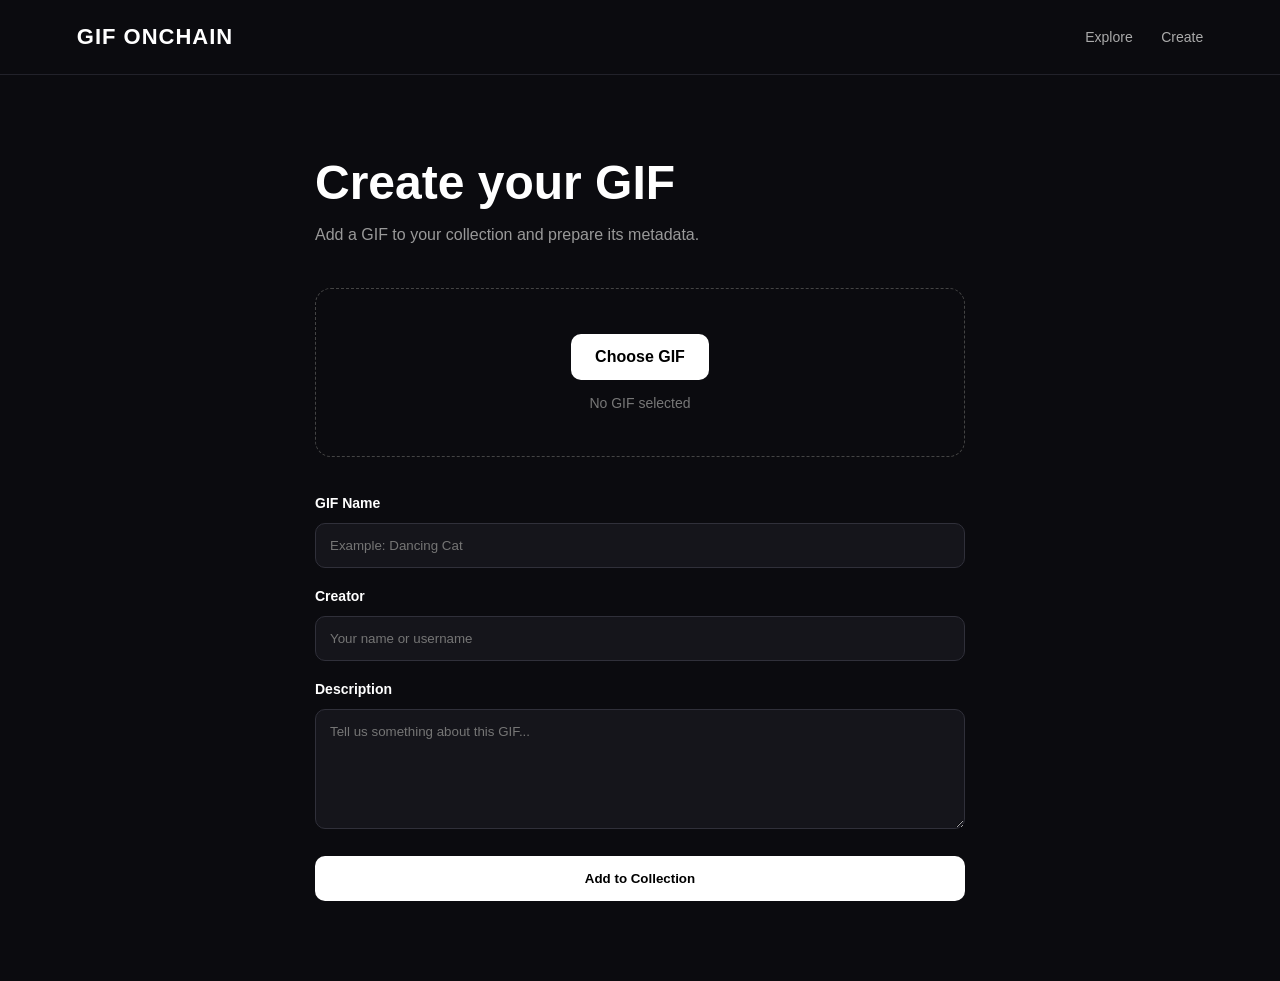
<file: create.html>
<!DOCTYPE html>
<html lang="en">

<head>
    <meta charset="UTF-8">
    <meta name="viewport" content="width=device-width, initial-scale=1.0">

    <title>Create GIF — GIF Onchain</title>

    <link rel="stylesheet" href="style.css">
</head>

<body>

<header>

    <div class="logo">
        GIF ONCHAIN
    </div>

    <nav>
        <a href="index.html">Explore</a>
        <a href="create.html">Create</a>
    </nav>

</header>


<main class="create-page">

    <div class="create-container">

        <h1>Create your GIF</h1>

        <p class="create-description">
            Add a GIF to your collection and prepare its metadata.
        </p>


        <!-- GIF UPLOAD -->

        <div class="upload-box">

            <label for="gifInput" class="upload-button">
                Choose GIF
            </label>

            <input
                type="file"
                id="gifInput"
                accept=".gif,image/gif"
                hidden
            >

            <p id="fileName">
                No GIF selected
            </p>

        </div>


        <!-- GIF PREVIEW -->

        <div
            id="previewContainer"
            class="preview-container"
            style="display: none;"
        >

            <img
                id="gifPreview"
                alt="GIF Preview"
            >

        </div>


        <!-- GIF INFORMATION -->

        <div class="form">

            <label for="gifName">
                GIF Name
            </label>

            <input
                type="text"
                id="gifName"
                placeholder="Example: Dancing Cat"
            >


            <label for="creator">
                Creator
            </label>

            <input
                type="text"
                id="creator"
                placeholder="Your name or username"
            >


            <label for="description">
                Description
            </label>

            <textarea
                id="description"
                placeholder="Tell us something about this GIF..."
            ></textarea>


            <button
                id="addButton"
                class="create-button"
                type="button"
            >
                Add to Collection
            </button>

        </div>


        <!-- UPLOAD RESULT -->

        <div
            id="result"
            class="result"
            style="display: none;"
        ></div>

    </div>

</main>


<!-- IMPORTANT:
     All JavaScript is handled by script.js.
     There is NO old inline JavaScript here.
-->

<script src="script.js?v=8"></script>


</body>
</html>
</file>
<file: style.css>
* {
    box-sizing: border-box;
    margin: 0;
    padding: 0;
}

body {
    font-family: Arial, sans-serif;
    background: #0b0b0f;
    color: #ffffff;
    min-height: 100vh;
}

header {
    width: 100%;
    padding: 24px 6%;
    display: flex;
    justify-content: space-between;
    align-items: center;
    border-bottom: 1px solid #22222a;
}

.logo {
    font-size: 22px;
    font-weight: 800;
    letter-spacing: 1px;
}

nav a {
    color: #aaa;
    text-decoration: none;
    margin-left: 24px;
    font-size: 14px;
}

nav a:hover {
    color: #fff;
}

.hero {
    max-width: 1000px;
    margin: 100px auto;
    padding: 0 24px;
    text-align: center;
}

.hero h1 {
    font-size: clamp(45px, 8vw, 90px);
    line-height: 0.95;
    margin-bottom: 25px;
}

.hero p {
    max-width: 600px;
    margin: 0 auto 35px;
    color: #aaa;
    font-size: 17px;
    line-height: 1.6;
}

.buttons {
    display: flex;
    justify-content: center;
    gap: 12px;
    flex-wrap: wrap;
}

.btn {
    display: inline-block;
    padding: 14px 24px;
    border-radius: 10px;
    text-decoration: none;
    font-weight: 700;
    font-size: 14px;
}

.btn-primary {
    background: #ffffff;
    color: #000000;
}

.btn-secondary {
    border: 1px solid #33333d;
    color: #ffffff;
}

.gallery {
    max-width: 1100px;
    margin: 0 auto 100px;
    padding: 0 24px;
}

.gallery h2 {
    margin-bottom: 25px;
    font-size: 28px;
}

.grid {
    display: grid;
    grid-template-columns: repeat(3, 1fr);
    gap: 18px;
}

.card {
    background: #15151b;
    border: 1px solid #25252d;
    border-radius: 14px;
    overflow: hidden;
}

.card img {
    width: 100%;
    display: block;
    aspect-ratio: 1 / 1;
    object-fit: cover;
}

.card-info {
    padding: 15px;
}

.card-info h3 {
    font-size: 16px;
    margin-bottom: 6px;
}

.card-info p {
    color: #777;
    font-size: 13px;
}

@media (max-width: 700px) {
    header {
        padding: 20px;
    }

    nav a {
        margin-left: 12px;
    }

    .hero {
        margin: 70px auto;
    }

    .grid {
        grid-template-columns: 1fr;
    }
}

/* CREATE PAGE */

.create-page {
    min-height: calc(100vh - 80px);
    padding: 80px 24px;
}

.create-container {
    max-width: 650px;
    margin: 0 auto;
}

.create-container h1 {
    font-size: 48px;
    margin-bottom: 12px;
}

.create-description {
    color: #999;
    margin-bottom: 40px;
    line-height: 1.6;
}

.upload-box {
    border: 1px dashed #444;
    border-radius: 16px;
    padding: 45px 25px;
    text-align: center;
    margin-bottom: 30px;
}

.upload-button {
    display: inline-block;
    padding: 14px 24px;
    background: #ffffff;
    color: #000000;
    border-radius: 10px;
    font-weight: 700;
    cursor: pointer;
}

.upload-button:hover {
    opacity: 0.85;
}

#fileName {
    margin-top: 15px;
    color: #777;
    font-size: 14px;
}

.preview-container {
    display: none;
    margin-bottom: 30px;
    border-radius: 16px;
    overflow: hidden;
    border: 1px solid #25252d;
}

.preview-container img {
    width: 100%;
    display: block;
}

.form {
    display: flex;
    flex-direction: column;
    gap: 12px;
}

.form label {
    font-size: 14px;
    font-weight: 700;
    margin-top: 8px;
}

.form input,
.form textarea {
    width: 100%;
    padding: 14px;
    background: #15151b;
    color: #ffffff;
    border: 1px solid #30303a;
    border-radius: 10px;
    outline: none;
    font-family: inherit;
}

.form textarea {
    min-height: 120px;
    resize: vertical;
}

.form input:focus,
.form textarea:focus {
    border-color: #ffffff;
}

.create-button {
    margin-top: 15px;
    padding: 15px;
    border: none;
    border-radius: 10px;
    background: #ffffff;
    color: #000000;
    font-weight: 800;
    cursor: pointer;
}

.create-button:hover {
    opacity: 0.85;
}

.result {
    margin-top: 20px;
    padding: 15px;
    border-radius: 10px;
    background: #15151b;
    color: #aaa;
    display: none;
}
</file>
